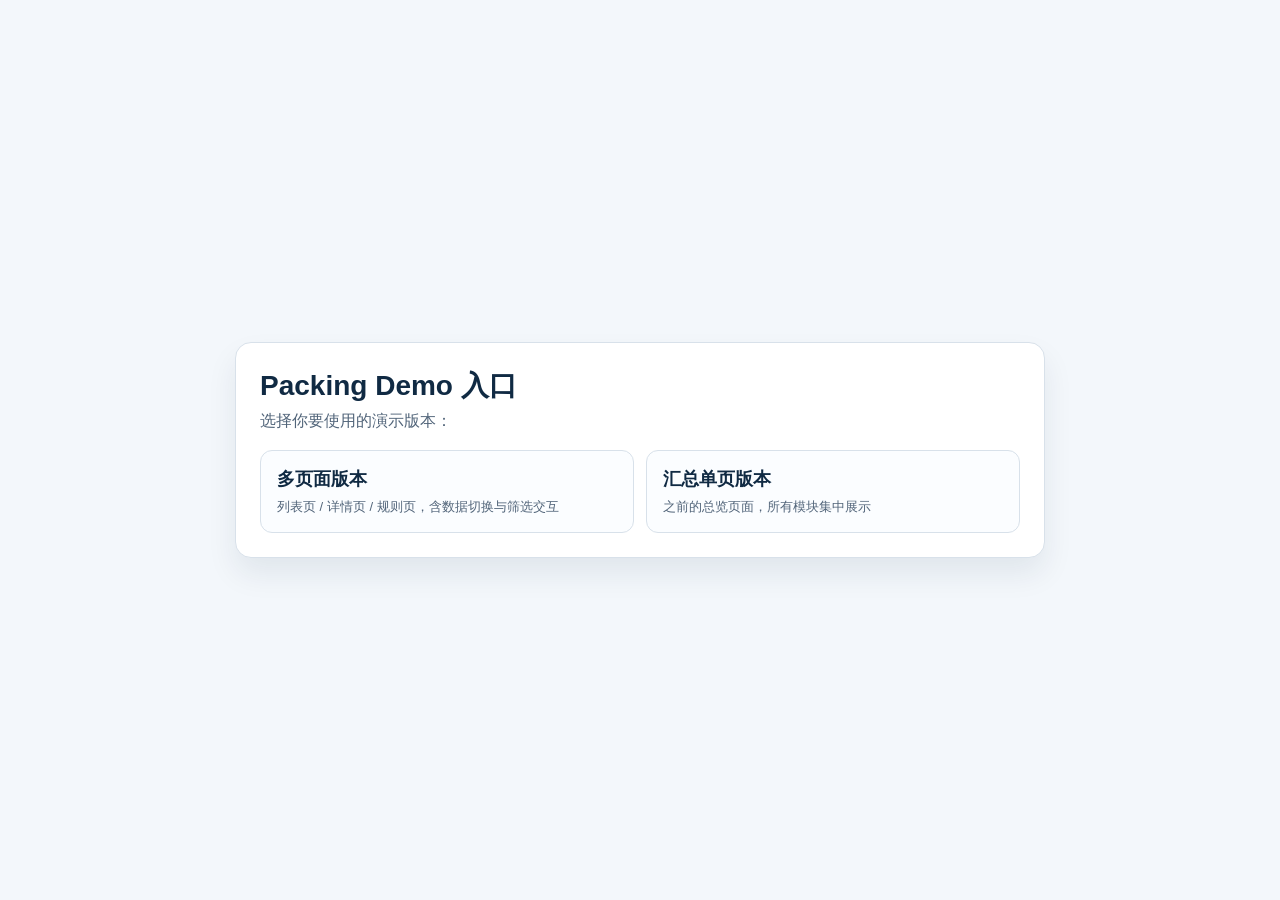
<file: demo/index.html>
﻿<!doctype html>
<html lang="zh-CN">
<head>
  <meta charset="UTF-8">
  <meta name="viewport" content="width=device-width, initial-scale=1.0">
  <title>Packing Demo 入口</title>
  <style>
    body { margin:0; font-family:"Microsoft YaHei","Segoe UI",sans-serif; background:#f3f7fb; color:#102a43; }
    .wrap { min-height:100vh; display:grid; place-items:center; }
    .card { width:min(760px,92vw); background:#fff; border:1px solid #d8e1ea; border-radius:16px; padding:24px; box-shadow:0 16px 30px rgba(16,42,67,.08); }
    h1 { margin:0 0 6px; font-size:28px; }
    p { margin:0 0 18px; color:#52657a; }
    .grid { display:grid; grid-template-columns:1fr 1fr; gap:12px; }
    a { text-decoration:none; color:inherit; }
    .item { border:1px solid #d8e1ea; border-radius:12px; padding:16px; background:#fbfdff; }
    .item h3 { margin:0 0 6px; font-size:18px; }
    .item span { color:#52657a; font-size:13px; }
    .item:hover { border-color:#0f766e; }
    @media (max-width:760px) { .grid { grid-template-columns:1fr; } }
  </style>
</head>
<body>
  <div class="wrap">
    <div class="card">
      <h1>Packing Demo 入口</h1>
      <p>选择你要使用的演示版本：</p>
      <div class="grid">
        <a class="item" href="./list.html">
          <h3>多页面版本</h3>
          <span>列表页 / 详情页 / 规则页，含数据切换与筛选交互</span>
        </a>
        <a class="item" href="./overview.html">
          <h3>汇总单页版本</h3>
          <span>之前的总览页面，所有模块集中展示</span>
        </a>
      </div>
    </div>
  </div>
</body>
</html>
</file>
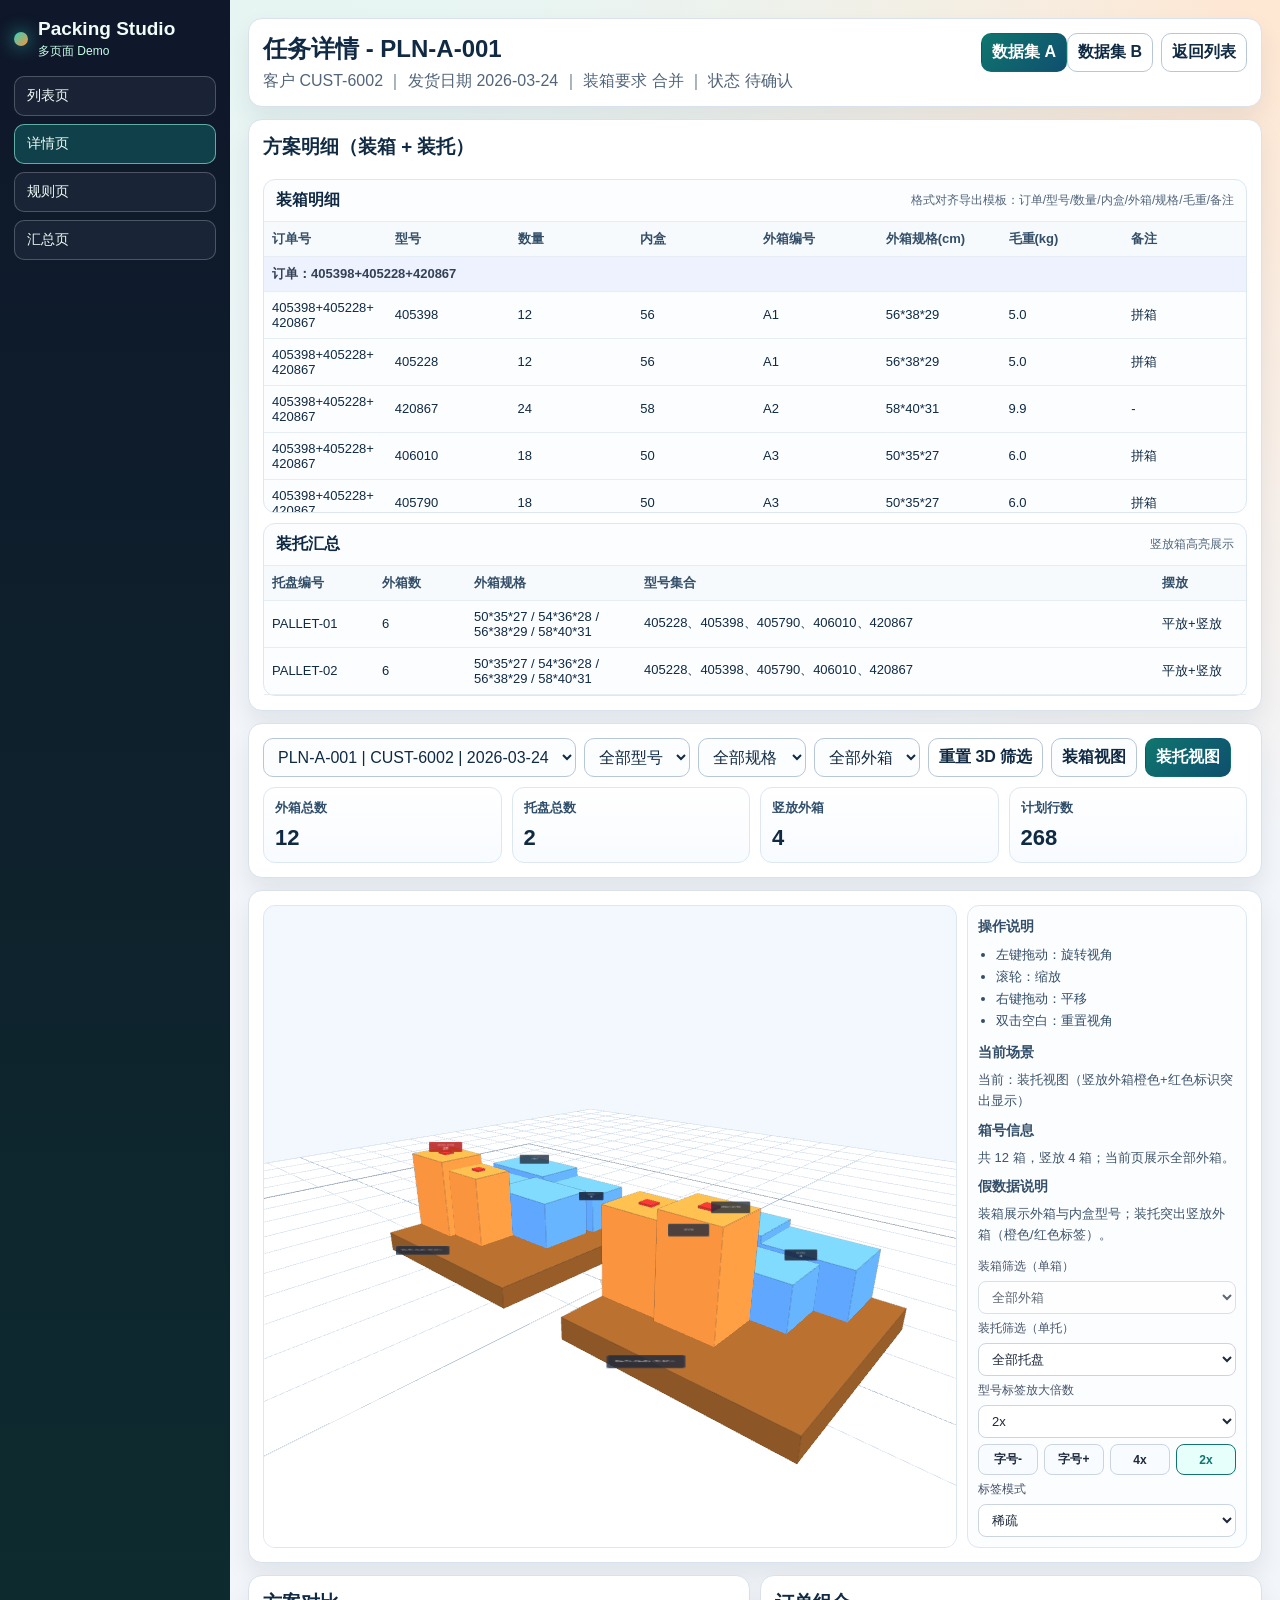
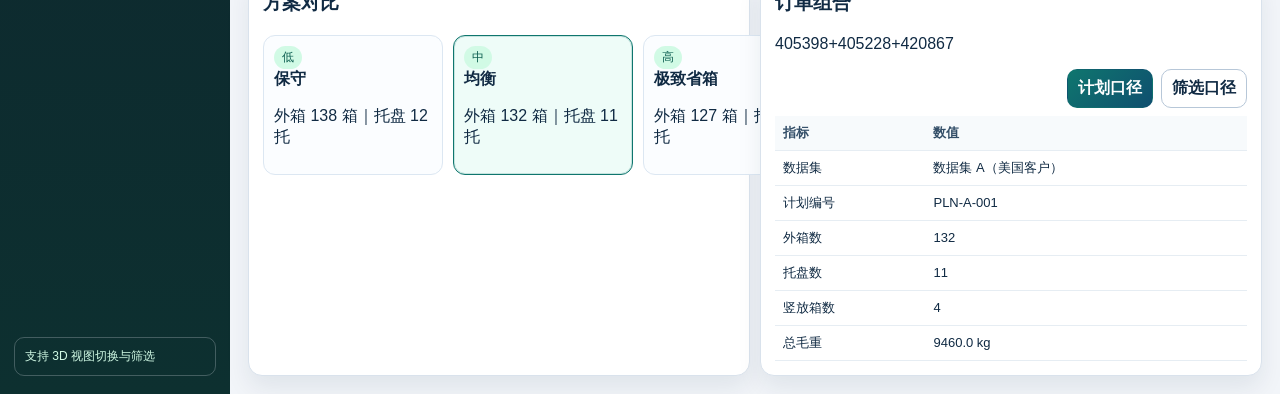
<file: demo/detail.html>
<!doctype html>
<html lang="zh-CN">
<head>
  <meta charset="UTF-8">
  <meta name="viewport" content="width=device-width, initial-scale=1.0">
  <title>任务详情 - Demo</title>
  <link rel="stylesheet" href="./app.css">
</head>
<body>
  <div class="shell">
    <aside class="sidebar">
      <div class="brand">
        <span class="brand-dot"></span>
        <div>
          <h1>Packing Studio</h1>
          <p>多页面 Demo</p>
        </div>
      </div>
      <nav class="nav">
        <a href="./list.html">列表页</a>
        <a class="active" href="./detail.html">详情页</a>
        <a href="./rules.html">规则页</a>
        <a href="./overview.html">汇总页</a>
      </nav>
      <div class="sidebar-foot">支持 3D 视图切换与筛选</div>
    </aside>

    <main class="main">
      <section class="card top">
        <div>
          <h2 id="detailTitle">任务详情</h2>
          <p id="detailSub">-</p>
        </div>
        <div class="toolbar">
          <div id="datasetSwitch"></div>
          <a href="./list.html"><button class="ghost">返回列表</button></a>
        </div>
      </section>

      <section class="card" id="missingDataCard" style="display:none;">
        <div class="plan-table-head">
          <h4>缺少数据补录</h4>
          <p id="missingDataMeta">-</p>
        </div>
        <div id="missingDataEmpty" class="empty" style="display:none; margin-top:10px;">当前计划没有缺少数据</div>
        <div id="missingDataTableWrap" class="plan-table-scroll" style="display:none;">
          <table>
            <thead>
              <tr>
                <th>型号</th>
                <th>缺失行数</th>
                <th>缺失数量</th>
                <th>内盒编号</th>
                <th>只重(kg)</th>
                <th>备注</th>
              </tr>
            </thead>
            <tbody id="missingDataBody"></tbody>
          </table>
        </div>
        <div class="row" style="margin-top:10px; justify-content:flex-end;">
          <button id="saveMissingDataBtn" class="primary">保存并重新计算</button>
        </div>
      </section>

      <section class="card">
        <h3 style="margin-top:0;">方案明细（装箱 + 装托）</h3>
        <div id="planTableWrap" class="plan-table-wrap"></div>
      </section>

      <section class="card">
        <div class="row" style="margin-bottom:10px;">
          <select id="planSelect"></select>
          <select id="modelFilter"></select>
          <select id="specFilter"></select>
          <select id="cartonFilter"></select>
          <button id="reset3dFilters" class="ghost">重置 3D 筛选</button>
          <button id="viewPackingBtn">装箱视图</button>
          <button id="viewPalletBtn" class="primary">装托视图</button>
          <div id="viewerPager" class="viewer-page-controls" style="display:none;">
            <button id="viewerPrevBtn" class="ghost" type="button">上一页</button>
            <span id="viewerPageInfo">第 1 / 1 页</span>
            <button id="viewerNextBtn" class="ghost" type="button">下一页</button>
          </div>
        </div>
        <div class="kpis" id="detailKpis"></div>
      </section>

      <section class="card">
        <div class="viewer-wrap">
          <div id="viewer" class="viewer"></div>
          <aside class="legend">
            <h4>操作说明</h4>
            <ul>
              <li>左键拖动：旋转视角</li>
              <li>滚轮：缩放</li>
              <li>右键拖动：平移</li>
              <li>双击空白：重置视角</li>
            </ul>
            <h4>当前场景</h4>
            <p id="sceneMeta">-</p>
            <h4 style="margin-top:10px;">箱号信息</h4>
            <p id="cartonInfo">请选择箱号查看明细</p>
            <h4 style="margin-top:10px;">假数据说明</h4>
            <p>装箱展示外箱与内盒型号；装托突出竖放外箱（橙色/红色标签）。</p>
            <div class="viewer-filters">
              <label for="packingBoxSelect">装箱筛选（单箱）</label>
              <select id="packingBoxSelect"></select>
              <label for="palletSelect">装托筛选（单托）</label>
              <select id="palletSelect"></select>
              <label for="labelScaleSelect">型号标签放大倍数</label>
              <select id="labelScaleSelect">
                <option value="1">1x</option>
                <option value="1.5">1.5x</option>
                <option value="2" selected>2x</option>
                <option value="3">3x</option>
              </select>
              <label for="labelModeSelect">标签模式</label>
              <select id="labelModeSelect">
                <option value="sparse" selected>稀疏</option>
                <option value="all">全部</option>
                <option value="top">仅顶层</option>
              </select>
            </div>
          </aside>
        </div>
      </section>

      <section class="grid-2">
        <article class="card">
          <h3 style="margin-top:0;">方案对比</h3>
          <div id="solutionGrid" class="grid-3"></div>
        </article>
        <article class="card">
          <h3 style="margin-top:0;">订单组合</h3>
          <p id="ordersText"></p>
          <div class="row" id="metricScopeSwitch" style="justify-content:flex-end; margin:8px 0;"></div>
          <table>
            <thead>
              <tr>
                <th>指标</th>
                <th>数值</th>
              </tr>
            </thead>
            <tbody id="metricsTable"></tbody>
          </table>
        </article>
      </section>
    </main>
  </div>

  <div class="toast" id="toast">Demo 交互：仅前端假数据</div>
  <script src="./shared-data.js"></script>
  <script src="./vendor/three.min.js"></script>
  <script src="./vendor/OrbitControls.js"></script>
  <script src="./detail.js"></script>
</body>
</html>
</file>
<file: demo/app.css>
﻿:root {
  --bg: #f2f5f9;
  --paper: #ffffff;
  --ink: #102a43;
  --muted: #52657a;
  --line: #d9e2ec;
  --brand: #0f766e;
  --brand-2: #b45309;
  --ok: #1f9d55;
  --warn: #b7791f;
  --bad: #c53030;
  --shadow: 0 12px 24px rgba(16, 42, 67, 0.08);
}

* {
  box-sizing: border-box;
}

body {
  margin: 0;
  font-family: "Microsoft YaHei", "PingFang SC", "Segoe UI", sans-serif;
  color: var(--ink);
  background:
    radial-gradient(circle at 15% -20%, #dff5ee, transparent 42%),
    radial-gradient(circle at 100% 0%, #ffe7d2, transparent 35%),
    var(--bg);
}

a {
  color: inherit;
  text-decoration: none;
}

.shell {
  min-height: 100vh;
  display: grid;
  grid-template-columns: 230px 1fr;
}

.sidebar {
  background: linear-gradient(180deg, #0f172a 0%, #0d3030 100%);
  color: #effcf7;
  padding: 18px 14px;
  display: flex;
  flex-direction: column;
  gap: 16px;
}

.brand {
  display: flex;
  align-items: center;
  gap: 10px;
}

.brand-dot {
  width: 14px;
  height: 14px;
  border-radius: 50%;
  background: linear-gradient(135deg, #2dd4bf, #fb923c);
  box-shadow: 0 0 18px rgba(45, 212, 191, 0.75);
}

.brand h1 {
  margin: 0;
  font-size: 19px;
}

.brand p {
  margin: 3px 0 0;
  font-size: 12px;
  color: #c9ffe9;
}

.nav {
  display: grid;
  gap: 8px;
}

.nav a {
  border: 1px solid rgba(226, 232, 240, 0.25);
  padding: 10px 12px;
  border-radius: 10px;
  font-size: 14px;
  background: rgba(148, 163, 184, 0.08);
}

.nav a.active,
.nav a:hover {
  background: rgba(20, 184, 166, 0.25);
  border-color: rgba(153, 246, 228, 0.6);
}

.sidebar-foot {
  margin-top: auto;
  border: 1px solid rgba(226, 232, 240, 0.25);
  border-radius: 10px;
  padding: 10px;
  color: #d1fae5;
  font-size: 12px;
}

.main {
  padding: 18px;
  display: grid;
  gap: 12px;
  min-width: 0;
}

.card {
  background: var(--paper);
  border: 1px solid var(--line);
  border-radius: 14px;
  box-shadow: var(--shadow);
  padding: 14px;
  min-width: 0;
}

.top {
  display: flex;
  align-items: flex-start;
  justify-content: space-between;
  gap: 12px;
}

.top h2 {
  margin: 0;
  font-size: 24px;
}

.top p {
  margin: 6px 0 0;
  color: var(--muted);
}

.toolbar,
.row {
  display: flex;
  flex-wrap: wrap;
  gap: 8px;
}

.viewer-page-controls {
  display: inline-flex;
  align-items: center;
  gap: 8px;
  margin-left: auto;
  padding: 4px 8px;
  border: 1px solid #dce7f2;
  border-radius: 10px;
  background: #f8fbff;
  color: #334e68;
  font-size: 12px;
}

.viewer-page-controls button {
  padding: 6px 10px;
}

button,
select,
input {
  border: 1px solid #b7c7d8;
  border-radius: 10px;
  padding: 8px 10px;
  background: #fcfdff;
  font: inherit;
  color: #102a43;
}

button {
  cursor: pointer;
  font-weight: 600;
}

button:hover {
  background: #eef4fb;
}

button.primary {
  background: linear-gradient(135deg, var(--brand), #0f4f6f);
  color: #fff;
  border-color: transparent;
}

button.ghost {
  background: #fff;
}

.kpis {
  display: grid;
  grid-template-columns: repeat(4, minmax(130px, 1fr));
  gap: 10px;
}

.kpi {
  border: 1px solid #dce7f2;
  border-radius: 12px;
  padding: 11px;
  background: linear-gradient(180deg, #fff, #f8fbff);
}

.kpi h4 {
  margin: 0;
  color: #304e6b;
  font-size: 13px;
}

.kpi p {
  margin: 8px 0 0;
  font-size: 22px;
  font-weight: 700;
}

.grid-2 {
  display: grid;
  grid-template-columns: 1fr 1fr;
  gap: 10px;
}

.grid-3 {
  display: grid;
  grid-template-columns: repeat(3, minmax(180px, 1fr));
  gap: 10px;
}

table {
  width: 100%;
  border-collapse: collapse;
  font-size: 13px;
}

.plan-table-wrap {
  display: grid;
  gap: 10px;
  min-width: 0;
}

.plan-table-block {
  border: 1px solid #dce7f2;
  border-radius: 12px;
  background: #fbfdff;
  min-width: 0;
}

.plan-table-head {
  padding: 10px 12px;
  border-bottom: 1px solid #e6edf3;
  display: flex;
  justify-content: space-between;
  align-items: center;
}

.plan-table-head h4 {
  margin: 0;
}

.plan-table-head p {
  margin: 0;
  color: #52657a;
  font-size: 12px;
}

.plan-table-scroll {
  overflow: auto;
  max-height: 290px;
  min-width: 0;
}

.plan-table-wrap table {
  width: 100%;
  min-width: 760px;
  table-layout: fixed;
}

.summary-row td {
  background: #eef6ff;
  color: #0f4f6f;
  font-weight: 700;
}

th,
td {
  border-bottom: 1px solid #e6edf3;
  padding: 8px;
  text-align: left;
  overflow-wrap: anywhere;
  word-break: break-word;
}

th {
  background: #f7fafc;
  color: #334e68;
}

.status {
  display: inline-block;
  border-radius: 99px;
  padding: 3px 8px;
  font-size: 12px;
}

.status.pending { background: #fff7d6; color: #7b5b00; }
.status.done { background: #d9f8e5; color: #0e6d3c; }
.status.draft { background: #e4ecf5; color: #334e68; }
.status.bad { background: #fee2e2; color: #b91c1c; }

.missing-row-input {
  width: 100%;
  min-width: 90px;
}

.rule-edit-input {
  width: 100%;
  min-width: 80px;
  padding: 6px 8px;
  border: 1px solid #cbd5e1;
  border-radius: 8px;
  background: #ffffff;
}

.solution {
  border: 1px solid #dce7f2;
  border-radius: 12px;
  padding: 10px;
  background: #fbfdff;
  cursor: pointer;
}

.solution h4 {
  margin: 0 0 6px;
}

.solution.active {
  border-color: #0f766e;
  background: #eefcf8;
  box-shadow: 0 0 0 1px rgba(15, 118, 110, 0.18) inset;
}

.viewer-wrap {
  display: grid;
  grid-template-columns: minmax(420px, 1fr) 280px;
  gap: 10px;
  min-width: 0;
}

.viewer {
  min-height: 430px;
  border: 1px solid #dce7f2;
  border-radius: 12px;
  overflow: hidden;
  background:
    radial-gradient(circle at 15% 10%, rgba(15, 118, 110, 0.14), transparent 45%),
    radial-gradient(circle at 92% 0, rgba(180, 83, 9, 0.12), transparent 38%),
    #f3f8ff;
}

.pallet-table {
  min-width: 640px !important;
}

.pallet-table th:nth-child(1),
.pallet-table td:nth-child(1) {
  width: 110px;
}

.pallet-table th:nth-child(2),
.pallet-table td:nth-child(2),
.pallet-table th:nth-child(5),
.pallet-table td:nth-child(5) {
  width: 92px;
}

.pallet-table th:nth-child(3),
.pallet-table td:nth-child(3) {
  width: 170px;
}

.model-summary-cell {
  max-width: 0;
}

.model-summary-main {
  line-height: 1.45;
}

.model-summary-more {
  margin-top: 4px;
}

.model-summary-more summary {
  cursor: pointer;
  color: #0f4f6f;
  font-size: 12px;
}

.model-summary-full {
  margin-top: 4px;
  color: #334e68;
  line-height: 1.5;
}

.legend {
  border: 1px solid #dce7f2;
  border-radius: 12px;
  padding: 10px;
  background: #fcfdff;
  font-size: 13px;
  color: #334e68;
}

.legend h4 {
  margin: 2px 0 8px;
  font-size: 14px;
}

.legend ul {
  margin: 0 0 12px;
  padding-left: 18px;
  line-height: 1.7;
}

.legend p {
  margin: 0;
  color: #3e556b;
  line-height: 1.6;
}

.viewer-filters {
  margin-top: 12px;
  display: grid;
  gap: 6px;
}

.viewer-filters label {
  font-size: 12px;
  color: #475569;
}

.viewer-filters select {
  width: 100%;
  border: 1px solid #cbd5e1;
  border-radius: 8px;
  background: #ffffff;
  padding: 7px 9px;
  color: #1e293b;
  font-size: 13px;
}

.quick-scale-row {
  display: grid;
  grid-template-columns: repeat(4, minmax(0, 1fr));
  gap: 6px;
}

.quick-scale-btn {
  padding: 6px 8px;
  border-radius: 8px;
  border: 1px solid #cbd5e1;
  font-size: 12px;
  font-weight: 600;
  background: #f8fbff;
  color: #1e293b;
}

.quick-scale-btn.active {
  border-color: #0f766e;
  background: #e6fffb;
  color: #0f766e;
}

.badge {
  display: inline-block;
  padding: 3px 8px;
  border-radius: 99px;
  background: #d1fae5;
  color: #0c5e50;
  font-size: 12px;
}

.empty {
  padding: 22px;
  text-align: center;
  color: var(--muted);
  border: 1px dashed #c3d3e2;
  border-radius: 12px;
}

.toast {
  position: fixed;
  right: 18px;
  bottom: 18px;
  background: #0f172a;
  color: #effcf7;
  border-radius: 10px;
  padding: 9px 12px;
  opacity: 0;
  transform: translateY(10px);
  pointer-events: none;
  transition: all .2s ease;
  font-size: 13px;
}

.toast.show {
  opacity: 1;
  transform: translateY(0);
}

@media (max-width: 1180px) {
  .kpis,
  .grid-2,
  .grid-3,
  .viewer-wrap {
    grid-template-columns: 1fr;
  }
}

@media (max-width: 900px) {
  .shell {
    grid-template-columns: 1fr;
  }

  .nav {
    grid-template-columns: repeat(3, minmax(92px, 1fr));
  }
}
</file>
